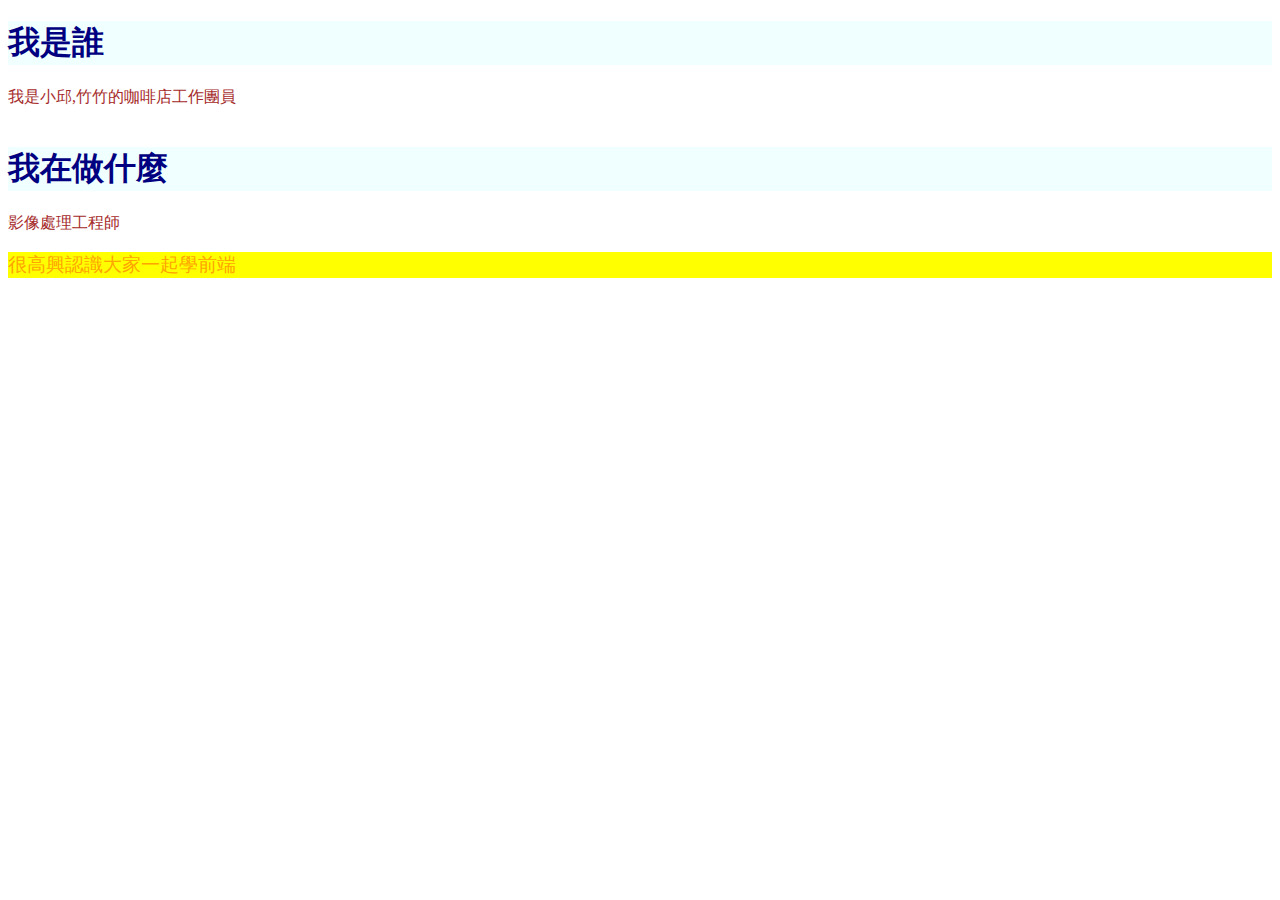
<file: index.html>
<!DOCTYPE html>
<html lang="en">
<head>
    <meta charset="UTF-8">
    <meta http-equiv="X-UA-Compatible" content="IE=edge">
    <meta name="viewport" content="width=device-width, initial-scale=1.0">
    <title>Homework 1</title>
    <style>
        .h1_fmt{
            color:navy;
            background-color: azure;
        }
        .txt_fmt{
            color:brown;
            font-size: medium;
        }
        .txt_highlight_fmt{
            color:orange;
            background-color: yellow;
            font-size: larger;
        }
    </Style>
</head>
<body>

    <h1 class="h1_fmt">我是誰</h1>
    <div class="txt_fmt">我是小邱,竹竹的咖啡店工作團員</div>
    <br>
    <h1 class="h1_fmt">我在做什麼</h1>
    <div class="txt_fmt">影像處理工程師</div>
    <br>
    <div class="txt_highlight_fmt">很高興認識大家一起學前端</div>

</body>
</html>
</file>
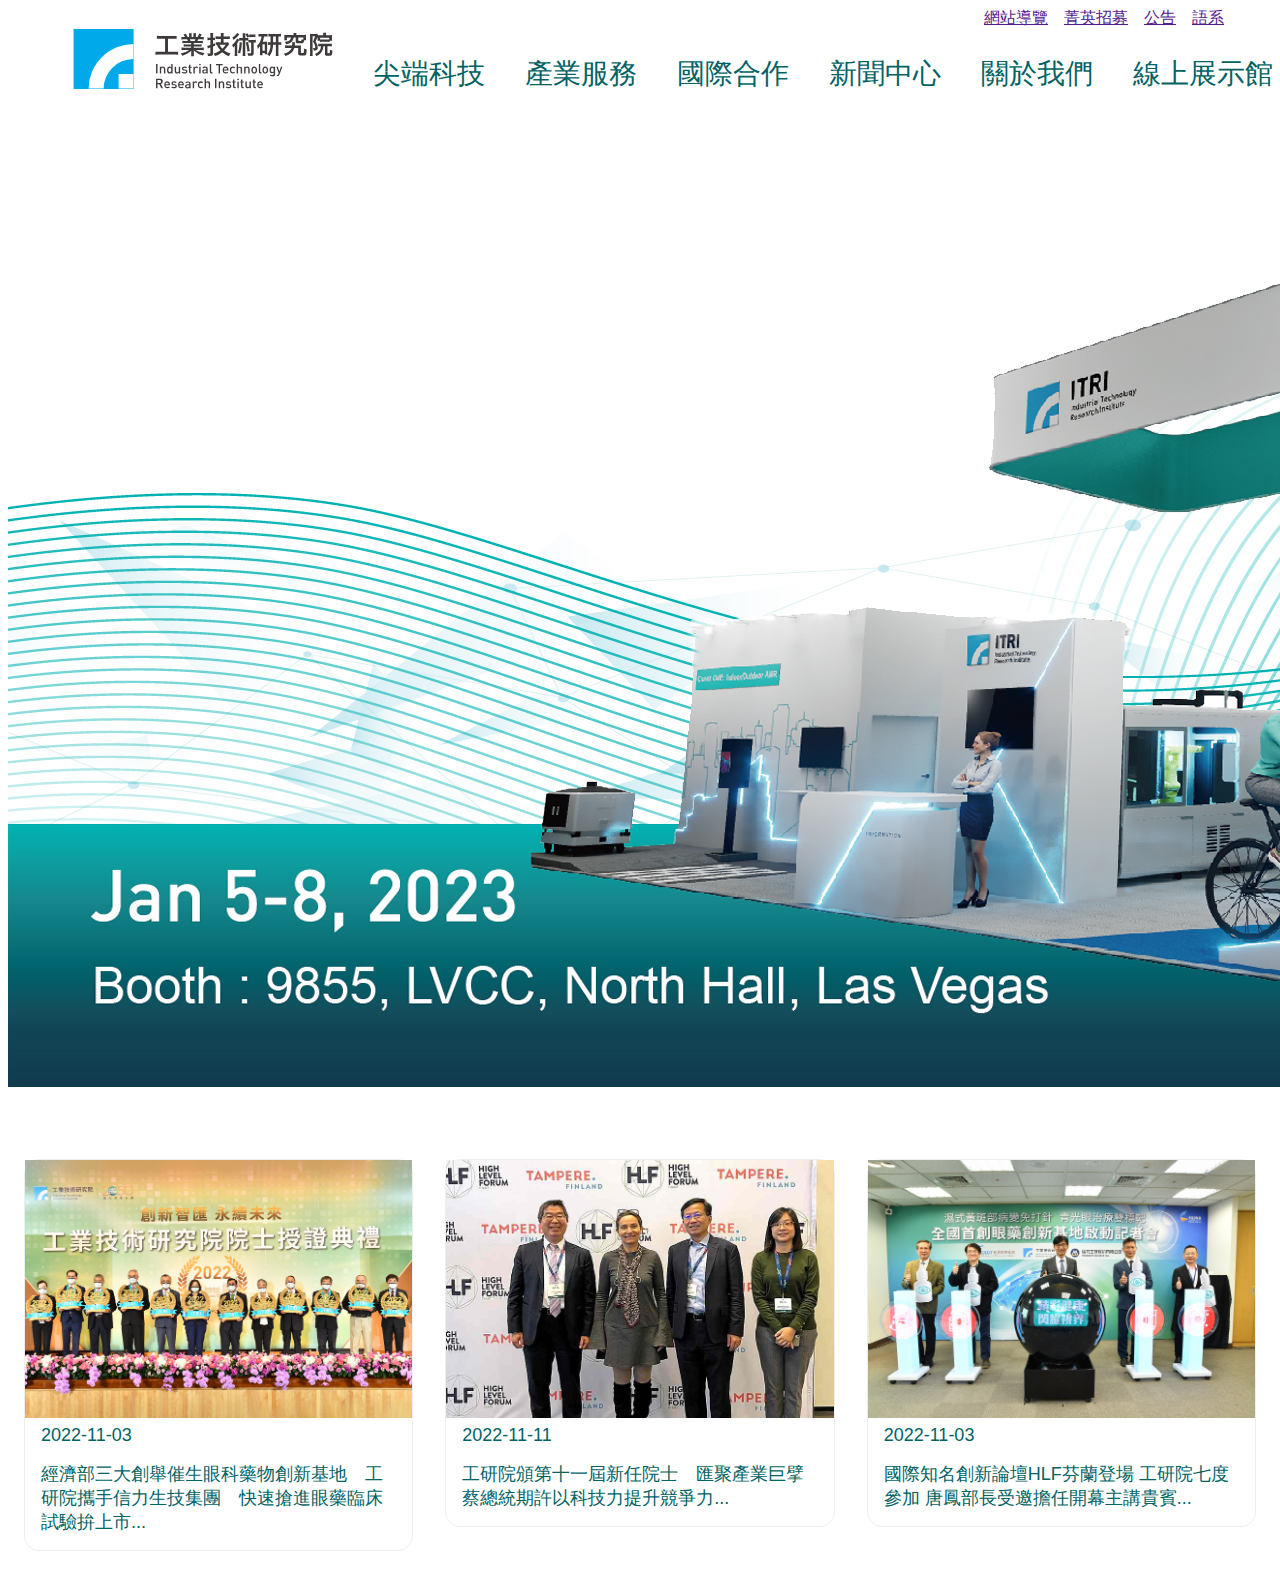
<file: front_end_HW/HW2/index.html>
<!DOCTYPE html>
<html lang="en">
<head >
    <meta charset="UTF-8">
    <meta http-equiv="X-UA-Compatible" content="IE=edge">
    <meta name="viewport" content="width=device-width, initial-scale=1.0">
    <title>Document</title>
    <link rel="stylesheet" href="https://fonts.googleapis.com/css2?family=Material+Symbols+Outlined:opsz,wght,FILL,GRAD@48,400,0,0" />
    <style>
        *{
            box-sizing: border-box;
        }
        li{
            list-style: none;
        }
        ul{
            margin: 0;
        }
        h1{
            margin: 0;
        }

        .d-flex{
            display: flex;
        }
        .justify-content-end{
            justify-content: flex-end;
        }
        .margin-r-40{
            margin-right: 40px;
        }
        .padding-x-8{
            padding-left: 8px;
            padding-right: 8px;
        }
        .margin-x-65{
            margin-left: 65px;
            margin-right: 65px;
        }
        .tx-sz-28{
            font-size: 28px ;
        }
        .tx-sz-18{
            font-size: 18px ;
        }
        .primary-color{
            color: #016364;
        }
        .align-items-end{
            align-items: flex-end;
        }
        .underline{
            border-bottom: 4px solid  transparent;
            transition: all s0.3s;
        }
        .underline:hover{
            border-bottom: 4px solid  #016364;
        }
        .cursor-pointer{
            cursor: pointer;
        }
        .nowarp{
            white-space: nowrap;
        }
        .w-100p{
            width: 100%;
        }
        .pb-52{
            padding-bottom: 52px;
        }
        .mb-52{
            margin-bottom: 52px;
        }
        .px-16{
            padding: 0 16px;
        }
        .pb-16{
            padding-bottom: 16px;
        }
        .mx-16{
            margin: 0 16px;
        }
        .p-16{
            padding: 16px;
        }
        .mx-auto{
            margin-left: auto;
            margin-right: auto;
        }
        .container{
            max-width: 1600px;
        }
        .w-one_third{
            width: 33.3333333%;
        }
        .card-wrapper{
            border: 1px solid #eee;
            transition: all 0.7s;
            border-radius: 15px;
        }
        .card-wrapper:hover{
            border: 1px solid #eee;
            box-shadow: 10px 10px 10px rgba(0,0,0,0.5);
            transform:  scale(1.05);
        }
        .font-sans{
            font-family: sans-serif;
        }
        .flex-wrap{
            flex-wrap: wrap;
        }
        
    </style>
</head>
<body>
    <header style="font-family: sans-serif">
        <div  class="d-flex justify-content-end margin-r-40">
            <a class="padding-x-8" href="">網站導覽</a>
            <a class="padding-x-8" href="">菁英招募</a>
            <a class="padding-x-8" href="">公告</a>
            <a class="padding-x-8" href="">語系</a>
        </div>
        <div class="d-flex margin-x-65 align-items-end">
            <h1 class="cursor-pointer">
                <img src="./itrilogo.svg" alt="">
            </h1>
            <div>
                <ul class="d-flex margin-r-40 primary-color">
                    <li class="tx-sz-28 margin-r-40 underline cursor-pointer nowarp">尖端科技</li>
                    <li class="tx-sz-28 margin-r-40 underline cursor-pointer nowarp">產業服務</li>
                    <li class="tx-sz-28 margin-r-40 underline cursor-pointer nowarp">國際合作</li>
                    <li class="tx-sz-28 margin-r-40 underline cursor-pointerz nowarp">新聞中心</li>
                    <li class="tx-sz-28 margin-r-40 underline cursor-pointer nowarp">關於我們</li>
                    <li class="tx-sz-28 margin-r-40 underline cursor-pointer nowarp">線上展示館</li>
                </ul>
            </div>
            <div>
                <span class="material-symbols-outlined primary-color"> search </span>
            </div>
        </div>

    </header>
    <section class="mb-52">
        <div>
            <img class="width-100p" src="./ces2023.jpeg" alt="">
        </div>
    </section>
    <section class="container mx-auto tx-sz-28 primary-color font-sans">
        <div  class="d-flex flex-wrap">
            <div class="p-16 w-one_third">
                <div class="card-wrapper">
                    <div>
                        <img class="w-100p" src="./card1.jpeg" alt="">
                    </div>
                    <div class="tx-sz-18 px-16 pb-16">
                        2022-11-03
                    </div>
                    <div class="tx-sz-18 px-16 pb-16">
                        經濟部三大創舉催生眼科藥物創新基地　工研院攜手信力生技集團　快速搶進眼藥臨床試驗拚上市...
                    </div>
                </div>
            </div>
            <div class="p-16 w-one_third">
                <div class="card-wrapper">
                    <div>
                        <img class="w-100p" src="./card2.jpeg" alt="">
                    </div>
                    <div class="tx-sz-18 px-16 pb-16">
                        2022-11-11
                    </div>
                    <div class="tx-sz-18 px-16 pb-16">
                        工研院頒第十一屆新任院士　匯聚產業巨擘　蔡總統期許以科技力提升競爭力...
                    </div>
                </div>
            </div>
            <div class="p-16 w-one_third">
                <div class="card-wrapper">
                    <div>
                        <img class="w-100p" src="./card3.jpeg" alt="">
                    </div>
                    <div class="tx-sz-18 px-16 pb-16">
                        2022-11-03
                    </div>
                    <div class="tx-sz-18 px-16 pb-16">
                        國際知名創新論壇HLF芬蘭登場  工研院七度參加  唐鳳部長受邀擔任開幕主講貴賓...
                    </div>
                </div>
            </div>
        </div>
    </section>
    
</body>
</html>
</file>
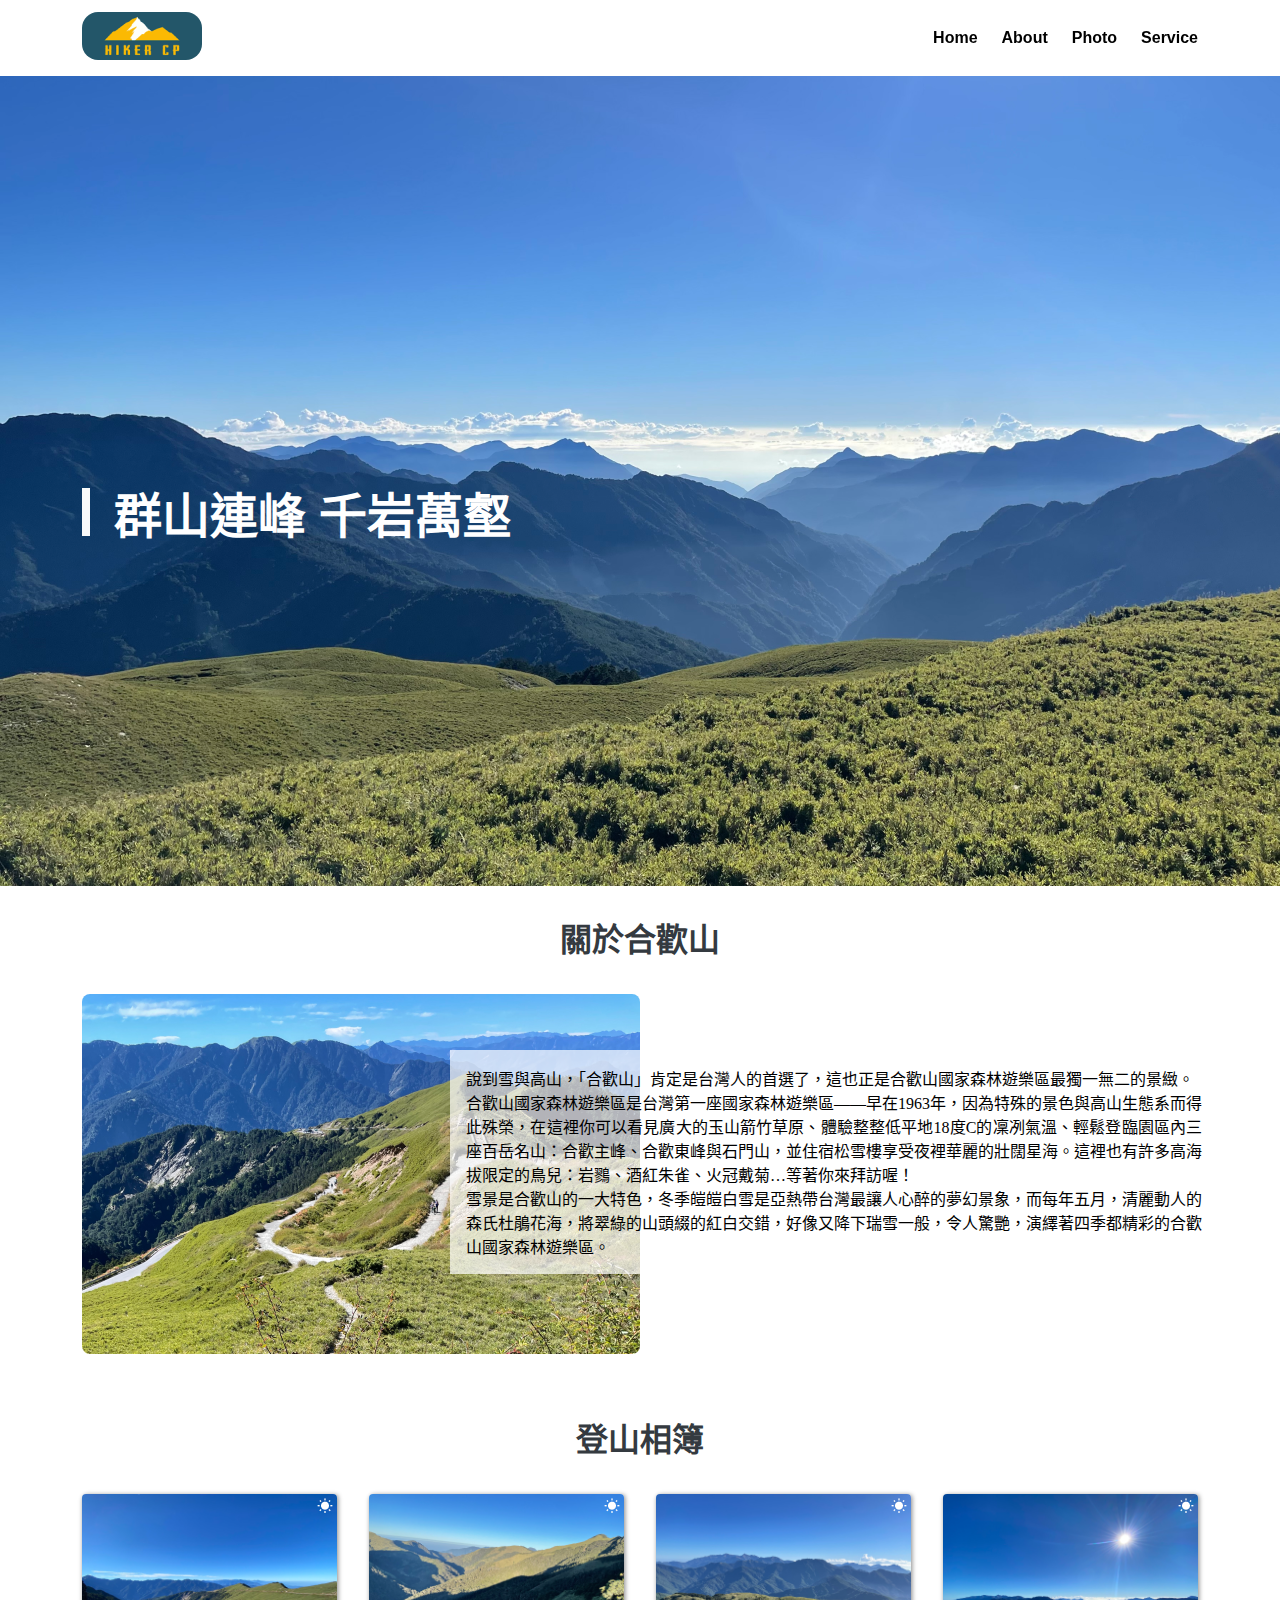
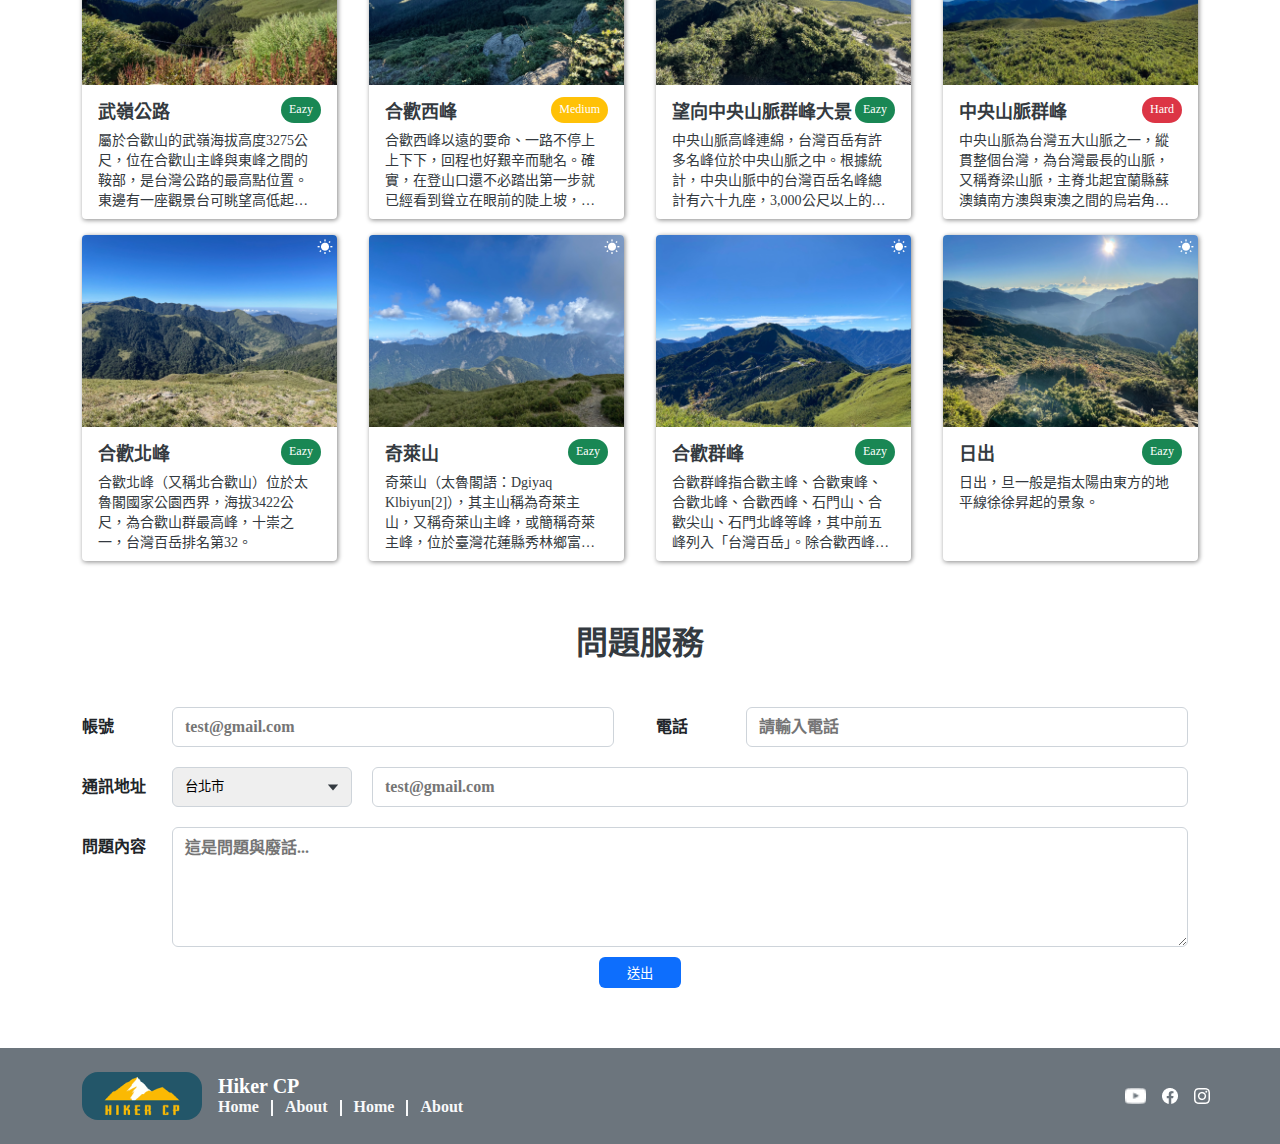
<file: front_end_HW/HW3/index.html>
<!DOCTYPE html>
<html lang="zh-tw">
  <head>
    <meta charset="UTF-8" />
    <meta http-equiv="X-UA-Compatible" content="IE=edge" />
    <meta name="viewport" content="width=device-width, initial-scale=1.0" />
    <title>Document</title>
    <link rel="stylesheet" href="./style.css" />
    <link rel="stylesheet" href="./style-text.css" />
    <link rel="stylesheet" href="./style-margin-pad.css" />
    <link rel="stylesheet" href="./style-align.css" />
    <link rel="stylesheet" href="./style-color.css" />
    <link rel="stylesheet" href="./style-size-pos.css" />
  </head>
  <body>
    <header class="bg-white-trans position-sticky top-0 z-10">
      <div class="container d-flex align-center justify-content-between p-12">
        <div>
          <img class="img-block rounded" src="./img/logo.png" alt="" />
        </div>
        <div>
          <ul class="d-flex justify-content-between font-sans font-weight-bold">
            <li class="cursor-pointer header-underline">Home</li>
            <li class="ml-24 cursor-pointer header-underline">About</li>
            <li class="ml-24 cursor-pointer header-underline">Photo</li>
            <li class="ml-24 cursor-pointer header-underline">Service</li>
          </ul>
        </div>
      </div>
    </header>

    <section class="bg-banner">
      <div class="d-flex align-center container p-12 mt-369">
        <div class="rect-mt1 mr-24"></div>
        <div class="font-sz-28 font-sans font-weight-bold font-banner">
          <span>群山連峰</span>
          <span>千岩萬壑</span>
        </div>
      </div>
    </section>

    <section>
      <div class="container p-y-32 p-x-12">
        <!-- <div class="pb-32 justify-content-center font-item-title">關於合歡山</div> -->
        <div class="h-76 pb-32 justify-content-center font-section-title">
          關於合歡山
        </div>
        <div>
          <div class="bg-mt2 rounded-8 pt-56 pl-368">
            <div class="txt-rect p-16">
              說到雪與高山，「合歡山」肯定是台灣人的首選了，這也正是合歡山國家森林遊樂區最獨一無二的景緻。
              <br />合歡山國家森林遊樂區是台灣第一座國家森林遊樂區——早在1963年，因為特殊的景色與高山生態系而得此殊榮，在這裡你可以看見廣大的玉山箭竹草原、體驗整整低平地18度C的凜冽氣溫、輕鬆登臨園區內三座百岳名山：合歡主峰、合歡東峰與石門山，並住宿松雪樓享受夜裡華麗的壯闊星海。這裡也有許多高海拔限定的鳥兒：岩鷚、酒紅朱雀、火冠戴菊…等著你來拜訪喔！
              <br />雪景是合歡山的一大特色，冬季皚皚白雪是亞熱帶台灣最讓人心醉的夢幻景象，而每年五月，清麗動人的森氏杜鵑花海，將翠綠的山頭綴的紅白交錯，好像又降下瑞雪一般，令人驚艷，演繹著四季都精彩的合歡山國家森林遊樂區。
            </div>
          </div>
        </div>
      </div>
    </section>
    <!-- --------------------------------------------------------------------------------------- -->
    <!-- <section>
     <div class="container p-y-32 p-x-12">
        <div class="se2-img2-2">
          <img class="rounded-8" src="./img/mt2.png" alt="" />
        </div>
        <div class="txt-rect-2 p-16">
          說到雪與高山，「合歡山」肯定是台灣人的首選了，這也正是合歡山國家森林遊樂區最獨一無二的景緻。
          <br />合歡山國家森林遊樂區是台灣第一座國家森林遊樂區——早在1963年，因為特殊的景色與高山生態系而得此殊榮，在這裡你可以看見廣大的玉山箭竹草原、體驗整整低平地18度C的凜冽氣溫、輕鬆登臨園區內三座百岳名山：合歡主峰、合歡東峰與石門山，並住宿松雪樓享受夜裡華麗的壯闊星海。這裡也有許多高海拔限定的鳥兒：岩鷚、酒紅朱雀、火冠戴菊…等著你來拜訪喔！
          <br />雪景是合歡山的一大特色，冬季皚皚白雪是亞熱帶台灣最讓人心醉的夢幻景象，而每年五月，清麗動人的森氏杜鵑花海，將翠綠的山頭綴的紅白交錯，好像又降下瑞雪一般，令人驚艷，演繹著四季都精彩的合歡山國家森林遊樂區。
        </div>
      </div>
    </section> -->
    <!-- ----ALBUMS---------------------------------------------------------------------------- -->
    <section class="album-pos">
      <div class="container p-y-32 p-x-12">
        <div class="h-76 pb-32 justify-content-center font-section-title">
          登山相簿
        </div>
        <!--ROW0-->
        <div class="d-flex pb-16 gap-x-32">
          <!--card 0,0-->
          <div class="card-style w-quat">
            <div class="d-flex post-relative">
              <img class="w-100p" src="./img/card1.png" alt="" />
              <img class="sun-pos" src="./img/wb_sunny.png" alt="" />
            </div>
            <div class="p-8-0">
              <div class="p-4-16 d-flex justify-content-between">
                <div class="font-album-title text-nowrap">武嶺公路</div>
                <div class="font-album-lv p-4-8 chip bg-g">Eazy</div>
              </div>
              <div class="font-album-content p-2-16 text-wrapper">
                屬於合歡山的武嶺海拔高度3275公尺，位在合歡山主峰與東峰之間的鞍部，是台灣公路的最高點位置。東邊有一座觀景台可眺望高低起伏的山巒與層層的雲海，無光害的環境更是夜間觀星的最佳地點。冬季時還會飄下片片白雪，營造出銀色世界，吸引許多民眾到此遊賞。
              </div>
            </div>
          </div>
          <!--card 0,1-->
          <div class="card-style w-quat">
            <div class="d-flex post-relative">
              <img class="w-100p" src="./img/card2.png" alt="" />
              <img class="sun-pos" src="./img/wb_sunny.png" alt="" />
            </div>
            <div class="p-8-0">
              <div class="p-4-16 d-flex justify-content-between">
                <div class="font-album-title text-nowrap">合歡西峰</div>
                <div class="font-album-lv p-4-8 chip bg-yellow">Medium</div>
              </div>
              <div class="font-album-content p-2-16 text-wrapper">
                合歡西峰以遠的要命、一路不停上上下下，回程也好艱辛而馳名。確實，在登山口還不必踏出第一步就已經看到聳立在眼前的陡上坡，這段上坡在抵達反射板附近之後才會稍稍和緩，然後通往合歡北峰。短短2.2公里已經使人迷醉，武陵四秀、南湖中央尖、奇萊主北清晰可見，有時甚至可以看見雲海，美不勝收。
              </div>
            </div>
          </div>
          <!--card 0,2-->
          <div class="card-style w-quat">
            <div class="d-flex post-relative">
              <img class="w-100p" src="./img/card3.png" alt="" />
              <img class="sun-pos" src="./img/wb_sunny.png" alt="" />
            </div>
            <div class="p-8-0">
              <div class="p-4-16 d-flex justify-content-between">
                <div class="font-album-title text-nowrap">
                  望向中央山脈群峰大景
                </div>
                <div class="font-album-lv p-4-8 chip bg-g">Eazy</div>
              </div>
              <div class="font-album-content p-2-16 text-wrapper">
                中央山脈高峰連綿，台灣百岳有許多名峰位於中央山脈之中。根據統計，中央山脈中的台灣百岳名峰總計有六十九座，3,000公尺以上的高山也達一百八十一座，總數是台灣五大山脈之冠。
              </div>
            </div>
          </div>

          <!--card 0,3-->
          <div class="card-style w-quat">
            <div class="d-flex post-relative">
              <img class="w-100p" src="./img/card4.png" alt="" />
              <img class="sun-pos" src="./img/wb_sunny.png" alt="" />
            </div>
            <div class="p-8-0">
              <div class="p-4-16 d-flex justify-content-between">
                <div class="font-album-title text-nowrap">中央山脈群峰</div>
                <div class="font-album-lv p-4-8 chip bg-r">Hard</div>
              </div>
              <div class="font-album-content p-2-16 text-wrapper">
                中央山脈為台灣五大山脈之一，縱貫整個台灣，為台灣最長的山脈，又稱脊梁山脈，主脊北起宜蘭縣蘇澳鎮南方澳與東澳之間的烏岩角[1]，南到台灣本島最南端的鵝鑾鼻，呈北北東至南南西走向，將台灣全島分成了西大、東小不對稱的兩半，台灣東部地勢較險峻，西部則較寬緩。中央山脈也是台灣各大河川水系流往太平洋與台灣海峽的東西主要分水嶺，有「台灣屋脊」之稱。中央山脈又因為發揮阻擋功能而減弱甚至抵消從東太平洋或南太平洋侵台的颱風及熱帶氣旋的作用，使人口稠密、工商業較繁榮的台灣西部多次倖免於難，因此又被臺灣民間及媒體稱為「護國神山」
              </div>
            </div>
          </div>
        </div>
        <!--ROW1-->
        <div class="d-flex pb-16 gap-x-32">
          <!--card 1,0-->
          <div class="card-style w-quat">
            <div class="d-flex post-relative">
              <img class="w-100p" src="./img/card5.png" alt="" />
              <img class="sun-pos" src="./img/wb_sunny.png" alt="" />
            </div>
            <div class="p-8-0">
              <div class="p-4-16 d-flex justify-content-between">
                <div class="font-album-title text-nowrap">合歡北峰</div>
                <div class="font-album-lv p-4-8 chip bg-g">Eazy</div>
              </div>
              <div class="font-album-content p-2-16 text-wrapper">
                合歡北峰（又稱北合歡山）位於太魯閣國家公園西界，海拔3422公尺，為合歡山群最高峰，十崇之一，台灣百岳排名第32。
              </div>
            </div>
          </div>
          <!--card 1,1-->
          <div class="card-style w-quat">
            <div class="d-flex post-relative">
              <img class="w-100p" src="./img/card6.png" alt="" />
              <img class="sun-pos" src="./img/wb_sunny.png" alt="" />
            </div>
            <div class="p-8-0">
              <div class="p-4-16 d-flex justify-content-between">
                <div class="font-album-title text-nowrap">奇萊山</div>
                <div class="font-album-lv p-4-8 chip bg-g">Eazy</div>
              </div>
              <div class="font-album-content p-2-16 text-wrapper">
                奇萊山（太魯閣語：Dgiyaq
                Klbiyun[2]），其主山稱為奇萊主山，又稱奇萊山主峰，或簡稱奇萊主峰，位於臺灣花蓮縣秀林鄉富世村、銅門村與南投縣仁愛鄉合作村之間，標高3,560公尺，台灣百岳排名第20，地處中央山脈主稜北段，山頂有編號5984的三等三角點。儘管稱為奇萊山的「主山」或「主峰」，但其高度卻低於北側在中央山脈主稜脈往東的分支脈上，有一等三角點的奇萊山最高峰奇萊主山北峰（標高3,607公尺）。「奇萊」一詞原為台灣原住民撒奇萊雅族（撒奇萊雅語：Sakizaya、Sakidaya）台語音譯簡稱，以族名稱族人居住的花蓮平原為奇萊，內陸深山中的祖山為奇萊山。清治及日治初期地圖標示為「岐萊主山」，[3]在日治、聯勤、經建的舊版地圖標示的漢字「奇」之上有加草字頭標為「䓫萊主山」。
              </div>
            </div>
          </div>
          <!--card 1,2-->
          <div class="card-style w-quat">
            <div class="d-flex post-relative">
              <img class="w-100p" src="./img/card7.png" alt="" />
              <img class="sun-pos" src="./img/wb_sunny.png" alt="" />
            </div>
            <div class="p-8-0">
              <div class="p-4-16 d-flex justify-content-between">
                <div class="font-album-title text-nowrap">合歡群峰</div>
                <div class="font-album-lv p-4-8 chip bg-g">Eazy</div>
              </div>
              <div class="font-album-content p-2-16 text-wrapper">
                合歡群峰指合歡主峰、合歡東峰、合歡北峰、合歡西峰、石門山、合歡尖山、石門北峰等峰，其中前五峰列入「台灣百岳」。除合歡西峰稍具難度外，其餘各山均為旅遊路程，各峰登山口均位於14甲
                線合歡山莊附近，位置易找。
              </div>
            </div>
          </div>

          <!--card 1,3-->
          <div class="card-style w-quat">
            <div class="d-flex post-relative">
              <img class="w-100p" src="./img/card8.png" alt="" />
              <img class="sun-pos" src="./img/wb_sunny.png" alt="" />
            </div>
            <div class="p-8-0">
              <div class="p-4-16 d-flex justify-content-between">
                <div class="font-album-title text-nowrap">日出</div>
                <div class="font-album-lv p-4-8 chip bg-g">Eazy</div>
              </div>
              <div class="font-album-content p-2-16 text-wrapper">
                日出，旦一般是指太陽由東方的地平線徐徐昇起的景象。
              </div>
            </div>
          </div>
        </div>
      </div>
    </section>

    <!-- ----FORM------------------------------------------------------------------------------- -->

    <section class="container p-12">
      <form action="">
        <div class="h-76 pb-32 justify-content-center font-section-title">
          問題服務
        </div>

        <div class="h-60 align-center gap-x-32">
          <div class="align-center w-100p">
            <div class="w-80">
              <div class="form-item-start font-form-item">帳號</div>
            </div>
            <div class="align-center flex-grow h-60 p-10">
              <input
                class="form-border h-40 w-100p p-6-12 font-form-content"
                placeholder="test@gmail.com"
                type="text"
              />
            </div>
          </div>

          <div class="align-center w-100p">
            <div class="form-item-start font-form-item w-80">電話</div>
            <div class="align-center flex-grow h-60 p-10">
              <input
                class="form-border h-40 w-100p p-6-12 font-form-content"
                placeholder="請輸入電話"
                type="text"
              />
            </div>
          </div>
        </div>

        <div class="h-60 align-center">
          <div class="align-center w-80">
            <div class="form-item-start font-form-item font-form-item">
              通訊地址
            </div>
          </div>
          <div class="align-center w-200 p-10 post-relative">
            <select
              class="bg-arrow form-border h-40 apperance-none w-100p p-6-12"
            >
              <option calss="font-option" value="">台北市</option>
              <option calss="font-option" value="">新北市</option>
              <option calss="font-option" value="">台中市</option>
              <option calss="font-option" value="">高雄市</option>
            </select>
          </div>
          <div class="align-center flex-grow p-10">
            <input
              class="form-border h-40 w-100p p-6-12 font-form-content"
              placeholder="test@gmail.com"
              type="text"
            />
          </div>
        </div>

        <div class="h-140 d-flex">
          <div class="w-80 h-60 align-center">
            <div class="form-item-start font-16 font-form-item">問題內容</div>
          </div>
          <div class="h-140 align-center flex-grow p-10">
            <textarea
              class="form-border h-100p w-100p p-6-12 font-form-content"
              placeholder="這是問題與廢話..."
            ></textarea>
          </div>
        </div>

        <!-- <div class="txt-center">
          <button class="submit-btn">送出</button>
        </div> -->
        <button type="submit" class="cursor-pointer submit-btn mx-auto d-block">
          送出
        </button>
      </form>
    </section>
    <!-- ----FOOTER----------------------------------------------------------------------------- -->

    <footer class="mt-48 bg-light-gray">
      <div class="container d-flex align-center p-24-12 post-relative">
        <div>
          <img class="d-block rounded" src="./img/logo.png" alt="" />
        </div>

        <div class="ml-16">
          <div class="font-footer">Hiker CP</div>
          <div class="align-items-end">
            <ul class="d-flex font-footer-link align-items-end">
              <li class="footer-underline cursor-pointer">Home</li>
              <div class="rect-footer-link mx-12"></div>
              <li class="footer-underline cursor-pointer">About</li>
              <div class="rect-footer-link mx-12"></div>
              <li class="footer-underline cursor-pointer">Home</li>
              <div class="rect-footer-link mx-12"></div>
              <li class="footer-underline cursor-pointer">About</li>
            </ul>
          </div>
        </div>

        <div class="bottom-29 right-0 h-16 d-flex gap-x-16">
          <img class="d-block" src="./img/yt.png" alt="" />
          <img class="d-block" src="./img/fb.png" alt="" />
          <img class="d-block" src="./img/ig.png" alt="" />
        </div>
      </div>
    </footer>
  </body>
</html>
</file>
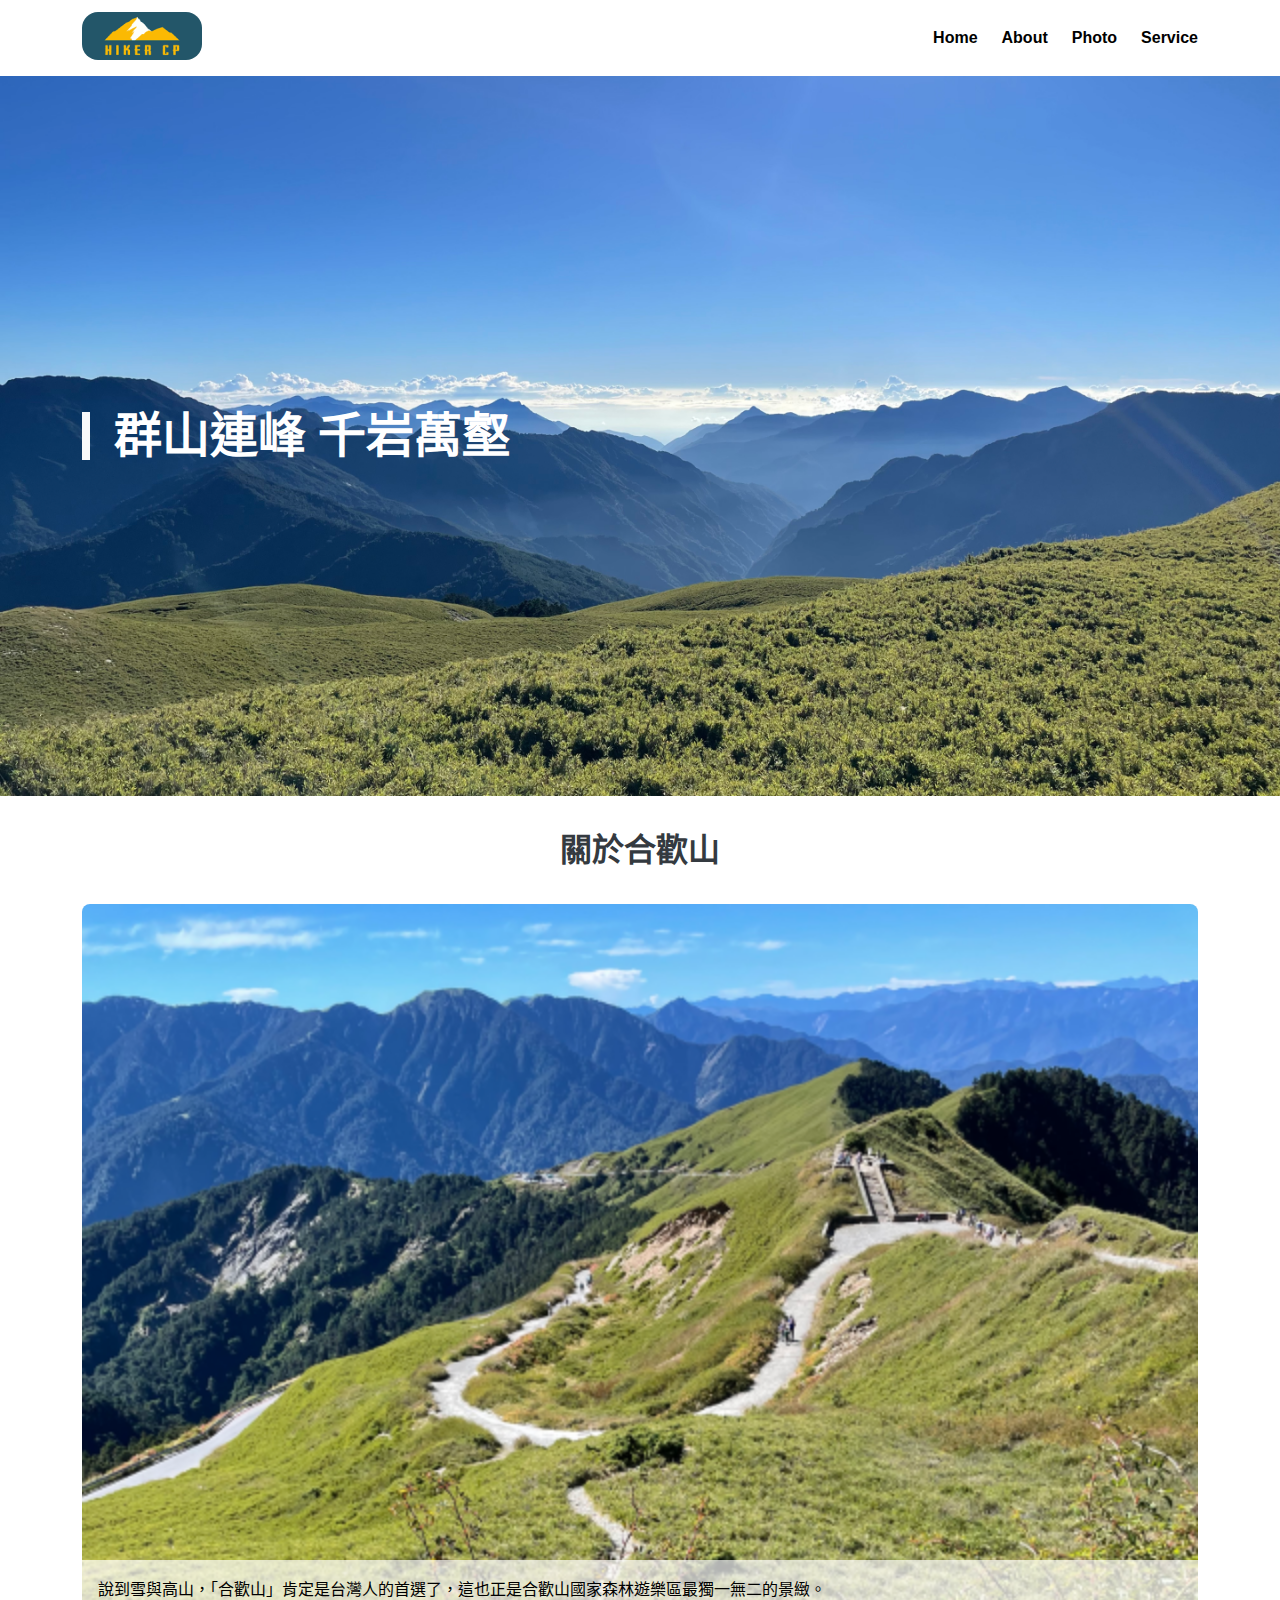
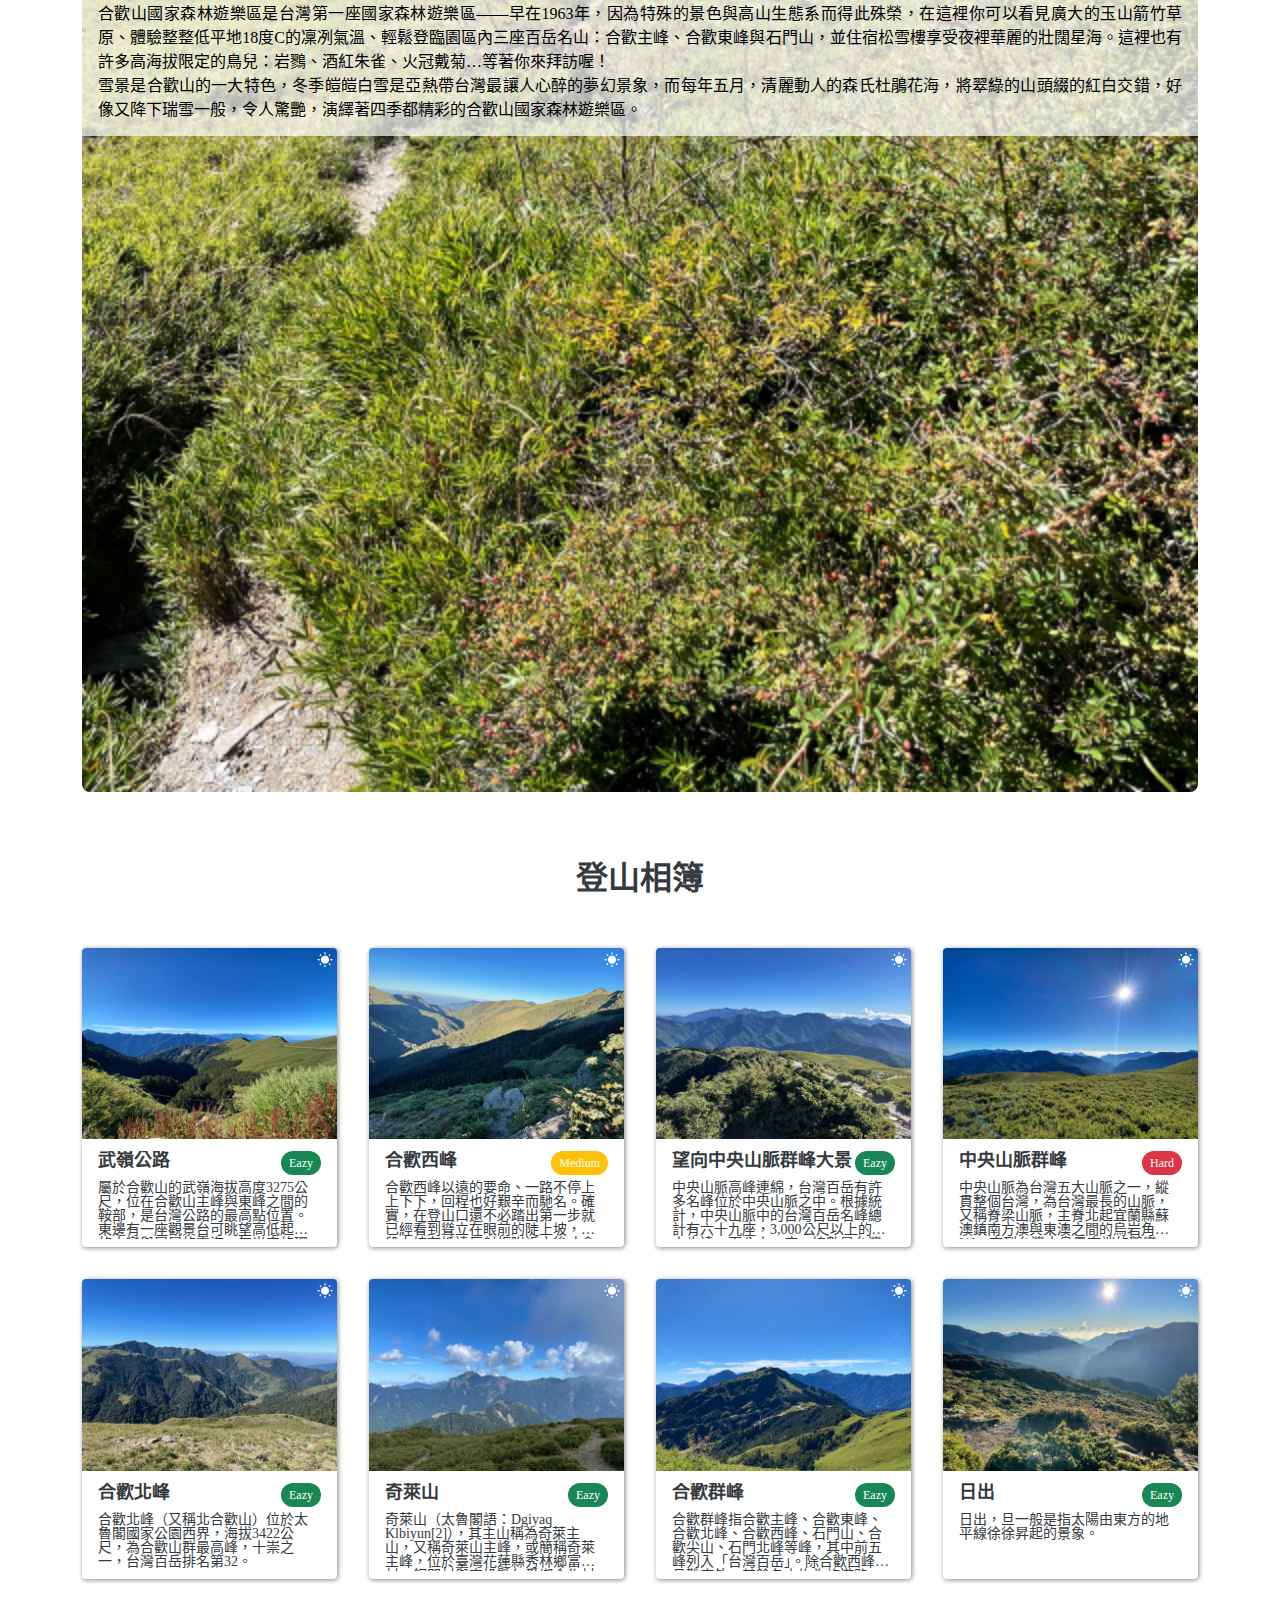
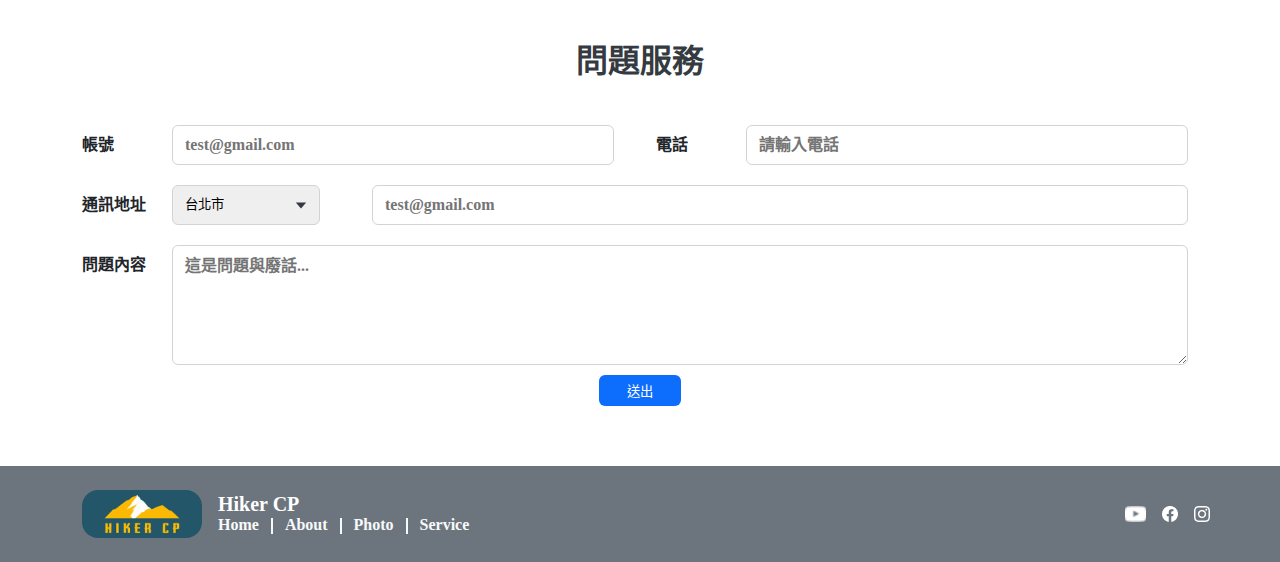
<file: front_end_HW/HW4/index.html>
<!DOCTYPE html>
<html lang="zh-tw">
  <head>
    <meta charset="UTF-8" />
    <meta http-equiv="X-UA-Compatible" content="IE=edge" />
    <meta name="viewport" content="width=device-width, initial-scale=1.0" />
    <title>Document</title>
    <link rel="stylesheet" href="./style.css" />
    <link rel="stylesheet" href="./style-text.css" />
    <link rel="stylesheet" href="./style-margin-pad.css" />
    <link rel="stylesheet" href="./style-align.css" />
    <link rel="stylesheet" href="./style-color.css" />
    <link rel="stylesheet" href="./style-size-pos.css" />
    <link rel="stylesheet" href="./style-media.css" />
    <link
      rel="stylesheet"
      href="https://fonts.googleapis.com/css2?family=Material+Symbols+Outlined:opsz,wght,FILL,GRAD@20..48,100..700,0..1,-50..200"
    />
  </head>
  <body>
    <header class="bg-white-trans pos-fixed top-0 w-100p z-10">
      <div class="d-flex align-center justify-content-between p-12 container">
        <div>
          <img class="img-block rounded" src="./img/logo.png" alt="" />
        </div>

        <div>
          <ul
            class="md-d-flex justify-content-between font-sans font-weight-bold hidden"
          >
            <li class="cursor-pointer header-underline">Home</li>
            <li class="ml-24 cursor-pointer header-underline">About</li>
            <li class="ml-24 cursor-pointer header-underline">Photo</li>
            <li class="ml-24 cursor-pointer header-underline">Service</li>
          </ul>
        </div>
        <div class="cursor-pointer md-hidden">
          <button class="material-symbols-outlined">menu</button>
        </div>
      </div>
    </header>

    <section class="post-relative">
      <div class="inset-0 align-center container p-12">
        <div class="font-banner d-flex">
          <div class="rect-banner mr-24"></div>
          <div class="line-height-1">群山連峰 千岩萬壑</div>
        </div>
      </div>
      <img class="bg-banner-resize" src="./img/mt1.png" alt="" />
    </section>

    <!-- <section class="container">
      <h1>關於合歡山</h1>
    </section> -->

    <section class="">
      <div class="container p-y-32 p-x-12">
        <!-- <div class="pb-32 justify-content-center font-item-title">關於合歡山</div> -->
        <div class="h-76 pb-32 justify-content-center font-section-title">
          關於合歡山
        </div>
        <div class="post-relative">
          <img class="bg-banner-resize rounded-8" src="./img/mt2.png" />
          <div class="md-768-inset-0 align-center">
            <div class="align-center txt-rect p-16">
              說到雪與高山，「合歡山」肯定是台灣人的首選了，這也正是合歡山國家森林遊樂區最獨一無二的景緻。
              <br />合歡山國家森林遊樂區是台灣第一座國家森林遊樂區——早在1963年，因為特殊的景色與高山生態系而得此殊榮，在這裡你可以看見廣大的玉山箭竹草原、體驗整整低平地18度C的凜冽氣溫、輕鬆登臨園區內三座百岳名山：合歡主峰、合歡東峰與石門山，並住宿松雪樓享受夜裡華麗的壯闊星海。這裡也有許多高海拔限定的鳥兒：岩鷚、酒紅朱雀、火冠戴菊…等著你來拜訪喔！
              <br />雪景是合歡山的一大特色，冬季皚皚白雪是亞熱帶台灣最讓人心醉的夢幻景象，而每年五月，清麗動人的森氏杜鵑花海，將翠綠的山頭綴的紅白交錯，好像又降下瑞雪一般，令人驚艷，演繹著四季都精彩的合歡山國家森林遊樂區。
            </div>
          </div>
        </div>
      </div>
    </section>
    <!-- --------------------------------------------------------------------------------------- -->
    <!-- ----ALBUMS---------------------------------------------------------------------------- -->
    <section class="album-pos">
      <div class="container p-y-32 p-x-12">
        <div class="h-76 pb-32 justify-content-center font-section-title">
          登山相簿
        </div>
        <!--ROW0-->
        <div class="d-flex flex-wrap mx-n16">
          <!--card 0,0-->
          <div class="card-w p-16 line-height-1">
            <div class="card-style h-100p">
              <div class="d-flex post-relative">
                <img class="w-100p" src="./img/card1.png" alt="" />
                <img class="sun-pos" src="./img/wb_sunny.png" alt="" />
              </div>
              <div class="p-8-0">
                <div class="p-4-16 d-flex justify-content-between">
                  <div class="font-album-title text-nowrap flex-grow">
                    武嶺公路
                  </div>
                  <div class="font-album-lv p-4-8 chip bg-g flex-shrink-0">
                    Eazy
                  </div>
                </div>
                <div class="font-album-content p-2-16 text-wrapper">
                  屬於合歡山的武嶺海拔高度3275公尺，位在合歡山主峰與東峰之間的鞍部，是台灣公路的最高點位置。東邊有一座觀景台可眺望高低起伏的山巒與層層的雲海，無光害的環境更是夜間觀星的最佳地點。冬季時還會飄下片片白雪，營造出銀色世界，吸引許多民眾到此遊賞。
                </div>
              </div>
            </div>
          </div>
          <!--card 0,1-->
          <div class="card-w p-16 line-height-1">
            <div class="card-style h-100p">
              <div class="d-flex post-relative">
                <img class="w-100p" src="./img/card2.png" alt="" />
                <img class="sun-pos" src="./img/wb_sunny.png" alt="" />
              </div>
              <div class="p-8-0">
                <div class="p-4-16 d-flex justify-content-between">
                  <div class="font-album-title text-nowrap">合歡西峰</div>
                  <div class="font-album-lv p-4-8 chip bg-yellow">Medium</div>
                </div>
                <div class="font-album-content p-2-16 text-wrapper">
                  合歡西峰以遠的要命、一路不停上上下下，回程也好艱辛而馳名。確實，在登山口還不必踏出第一步就已經看到聳立在眼前的陡上坡，這段上坡在抵達反射板附近之後才會稍稍和緩，然後通往合歡北峰。短短2.2公里已經使人迷醉，武陵四秀、南湖中央尖、奇萊主北清晰可見，有時甚至可以看見雲海，美不勝收。
                </div>
              </div>
            </div>
          </div>
          <!--card 0,2-->
          <div class="card-w p-16 line-height-1">
            <div class="card-style h-100p">
              <div class="d-flex post-relative">
                <img class="w-100p" src="./img/card3.png" alt="" />
                <img class="sun-pos" src="./img/wb_sunny.png" alt="" />
              </div>
              <div class="p-8-0">
                <div class="p-4-16 d-flex justify-content-between">
                  <div class="font-album-title text-nowrap">
                    望向中央山脈群峰大景
                  </div>
                  <div class="font-album-lv p-4-8 chip bg-g">Eazy</div>
                </div>
                <div class="font-album-content p-2-16 text-wrapper">
                  中央山脈高峰連綿，台灣百岳有許多名峰位於中央山脈之中。根據統計，中央山脈中的台灣百岳名峰總計有六十九座，3,000公尺以上的高山也達一百八十一座，總數是台灣五大山脈之冠。
                </div>
              </div>
            </div>
          </div>
          <!--card 0,3-->
          <div class="card-w p-16 line-height-1">
            <div class="card-style h-100p">
              <div class="d-flex post-relative">
                <img class="w-100p" src="./img/card4.png" alt="" />
                <img class="sun-pos" src="./img/wb_sunny.png" alt="" />
              </div>
              <div class="p-8-0">
                <div class="p-4-16 d-flex justify-content-between">
                  <div class="font-album-title text-nowrap">中央山脈群峰</div>
                  <div class="font-album-lv p-4-8 chip bg-r">Hard</div>
                </div>
                <div class="font-album-content p-2-16 text-wrapper">
                  中央山脈為台灣五大山脈之一，縱貫整個台灣，為台灣最長的山脈，又稱脊梁山脈，主脊北起宜蘭縣蘇澳鎮南方澳與東澳之間的烏岩角[1]，南到台灣本島最南端的鵝鑾鼻，呈北北東至南南西走向，將台灣全島分成了西大、東小不對稱的兩半，台灣東部地勢較險峻，西部則較寬緩。中央山脈也是台灣各大河川水系流往太平洋與台灣海峽的東西主要分水嶺，有「台灣屋脊」之稱。中央山脈又因為發揮阻擋功能而減弱甚至抵消從東太平洋或南太平洋侵台的颱風及熱帶氣旋的作用，使人口稠密、工商業較繁榮的台灣西部多次倖免於難，因此又被臺灣民間及媒體稱為「護國神山」
                </div>
              </div>
            </div>
          </div>
          <!-- </div> -->
          <!--ROW1-->
          <!-- <div class="d-flex pb-16 gap-x-32"> -->
          <!--card 1,0-->
          <div class="card-w p-16 line-height-1">
            <div class="card-style h-100p">
              <div class="d-flex post-relative">
                <img class="w-100p" src="./img/card5.png" alt="" />
                <img class="sun-pos" src="./img/wb_sunny.png" alt="" />
              </div>
              <div class="p-8-0">
                <div class="p-4-16 d-flex justify-content-between">
                  <div class="font-album-title text-nowrap">合歡北峰</div>
                  <div class="font-album-lv p-4-8 chip bg-g">Eazy</div>
                </div>
                <div class="font-album-content p-2-16 text-wrapper">
                  合歡北峰（又稱北合歡山）位於太魯閣國家公園西界，海拔3422公尺，為合歡山群最高峰，十崇之一，台灣百岳排名第32。
                </div>
              </div>
            </div>
          </div>
          <!--card 1,1-->
          <div class="card-w p-16 line-height-1">
            <div class="card-style h-100p">
              <div class="d-flex post-relative">
                <img class="w-100p" src="./img/card6.png" alt="" />
                <img class="sun-pos" src="./img/wb_sunny.png" alt="" />
              </div>
              <div class="p-8-0">
                <div class="p-4-16 d-flex justify-content-between">
                  <div class="font-album-title text-nowrap">奇萊山</div>
                  <div class="font-album-lv p-4-8 chip bg-g">Eazy</div>
                </div>
                <div class="font-album-content p-2-16 text-wrapper">
                  奇萊山（太魯閣語：Dgiyaq
                  Klbiyun[2]），其主山稱為奇萊主山，又稱奇萊山主峰，或簡稱奇萊主峰，位於臺灣花蓮縣秀林鄉富世村、銅門村與南投縣仁愛鄉合作村之間，標高3,560公尺，台灣百岳排名第20，地處中央山脈主稜北段，山頂有編號5984的三等三角點。儘管稱為奇萊山的「主山」或「主峰」，但其高度卻低於北側在中央山脈主稜脈往東的分支脈上，有一等三角點的奇萊山最高峰奇萊主山北峰（標高3,607公尺）。「奇萊」一詞原為台灣原住民撒奇萊雅族（撒奇萊雅語：Sakizaya、Sakidaya）台語音譯簡稱，以族名稱族人居住的花蓮平原為奇萊，內陸深山中的祖山為奇萊山。清治及日治初期地圖標示為「岐萊主山」，[3]在日治、聯勤、經建的舊版地圖標示的漢字「奇」之上有加草字頭標為「䓫萊主山」。
                </div>
              </div>
            </div>
          </div>
          <!--card 1,2-->
          <div class="card-w p-16 line-height-1">
            <div class="card-style h-100p">
              <div class="d-flex post-relative">
                <img class="w-100p" src="./img/card7.png" alt="" />
                <img class="sun-pos" src="./img/wb_sunny.png" alt="" />
              </div>
              <div class="p-8-0">
                <div class="p-4-16 d-flex justify-content-between">
                  <div class="font-album-title text-nowrap">合歡群峰</div>
                  <div class="font-album-lv p-4-8 chip bg-g">Eazy</div>
                </div>
                <div class="font-album-content p-2-16 text-wrapper">
                  合歡群峰指合歡主峰、合歡東峰、合歡北峰、合歡西峰、石門山、合歡尖山、石門北峰等峰，其中前五峰列入「台灣百岳」。除合歡西峰稍具難度外，其餘各山均為旅遊路程，各峰登山口均位於14甲
                  線合歡山莊附近，位置易找。
                </div>
              </div>
            </div>
          </div>
          <!--card 1,3-->
          <div class="card-w p-16 line-height-1">
            <div class="card-style h-100p">
              <div class="d-flex post-relative">
                <img class="w-100p" src="./img/card8.png" alt="" />
                <img class="sun-pos" src="./img/wb_sunny.png" alt="" />
              </div>
              <div class="p-8-0">
                <div class="p-4-16 d-flex justify-content-between">
                  <div class="font-album-title text-nowrap">日出</div>
                  <div class="font-album-lv p-4-8 chip bg-g">Eazy</div>
                </div>
                <div class="font-album-content p-2-16 text-wrapper">
                  日出，旦一般是指太陽由東方的地平線徐徐昇起的景象。
                </div>
              </div>
            </div>
          </div>
        </div>
      </div>
    </section>

    <!-- ----FORM------------------------------------------------------------------------------- -->

    <section class="container p-12">
      <form action="">
        <div class="h-76 pb-32 justify-content-center font-section-title">
          問題服務
        </div>

        <div class="align-center d-flex flex-wrap mx-n16">
          <div class="align-center form-w p-x-16">
            <div class="w-80 flex-shrink-0 form-item-start font-form-item">
              帳號
            </div>
            <div class="align-center flex-grow h-60 p-10">
              <input
                class="form-border h-40 w-100p p-6-12 font-form-content"
                placeholder="test@gmail.com"
                type="text"
              />
            </div>
          </div>

          <div class="align-center form-w p-x-16">
            <div class="w-80 flex-shrink-0 form-item-start font-form-item">
              電話
            </div>
            <div class="align-center flex-grow h-60 p-10">
              <input
                class="form-border h-40 w-100p p-6-12 font-form-content"
                placeholder="請輸入電話"
                type="text"
              />
            </div>
          </div>
        </div>

        <!-- <div class="h-60 align-center"> -->
        <div class="align-center d-flex flex-wrap md-flex-nowrap mx-n16">
          <div class="align-center form-w md-w-280 p-x-16">
            <div class="align-center w-80 flex-shrink-0">
              <div class="form-item-start font-form-item font-form-item">
                通訊地址
              </div>
            </div>
            <div
              class="align-center flex-shrink-0 flex-grow md-w-200 p-10 post-relative"
            >
              <select
                class="bg-arrow form-border h-40 apperance-none w-100p p-6-12"
              >
                <option calss="font-option" value="">台北市</option>
                <option calss="font-option" value="">新北市</option>
                <option calss="font-option" value="">台中市</option>
                <option calss="font-option" value="">高雄市</option>
              </select>
            </div>
          </div>
          <div class="align-center flex-grow p-x-16 min-50p">
            <div
              class="align-center w-60 w-80 flex-shrink-0 md-576-hidden"
            ></div>
            <div class="align-center flex-grow p-10">
              <input
                class="form-border h-40 w-100p p-6-12 font-form-content"
                placeholder="test@gmail.com"
                type="text"
              />
            </div>
          </div>
        </div>

        <div class="h-140 d-flex">
          <div class="w-80 h-60 align-center flex-shrink-0">
            <div class="form-item-start font-16 font-form-item">問題內容</div>
          </div>
          <div class="h-140 align-center flex-grow p-10">
            <textarea
              class="form-border h-100p w-100p p-6-12 font-form-content"
              placeholder="這是問題與廢話..."
            ></textarea>
          </div>
        </div>

        <!-- <div class="txt-center">
          <button class="submit-btn">送出</button>
        </div> -->
        <button type="submit" class="cursor-pointer submit-btn mx-auto d-block">
          送出
        </button>
      </form>
    </section>
    <!-- ----FOOTER----------------------------------------------------------------------------- -->

    <footer class="mt-48 bg-light-gray">
      <div class="container d-flex align-center p-24-12 post-relative">
        <div>
          <img class="d-block rounded" src="./img/logo.png" alt="" />
        </div>

        <div class="ml-16">
          <div class="font-footer">Hiker CP</div>
          <div class="cursor-pointer md-576-hidden">
            <button class="material-symbols-outlined">menu</button>
          </div>
          <div class="align-items-end">
            <ul class="hidden md-d-flex font-footer-link align-items-end">
              <li class="footer-underline cursor-pointer">Home</li>
              <div class="md-rect-footer-link mx-12"></div>
              <li class="footer-underline cursor-pointer">About</li>
              <div class="md-rect-footer-link mx-12"></div>
              <li class="footer-underline cursor-pointer">Photo</li>
              <div class="md-rect-footer-link mx-12"></div>
              <li class="footer-underline cursor-pointer">Service</li>
            </ul>
          </div>
        </div>

        <div class="pos-abs bottom-29 right-0 h-16 d-flex gap-x-16">
          <img class="d-block" src="./img/yt.png" alt="" />
          <img class="d-block" src="./img/fb.png" alt="" />
          <img class="d-block" src="./img/ig.png" alt="" />
        </div>
      </div>
    </footer>
  </body>
</html>
</file>
<file: front_end_HW/HW3/style.css>
@import url(style-align.css);
@import url(style-margin-pad.css);
@import url(style-text.css);


*{
    box-sizing: border-box;
}
body{
    margin: 0;
}
li{
    list-style: none;
    padding: 0;
}
ul{
    margin: 0;
    padding: 0;
}
h1{
    margin: 0;
}






.top-0{
    top: 0
}



.rounded{
    border-radius: 16px;
}


.underline{
    border-bottom: 4px solid  transparent;
    transition: all s0.3s;
}
.underline:hover{
    border-bottom: 4px solid  #016364;
}

.bg-banner{
    background-image: url(./img/mt1.png);
    height: 810px;
    background-repeat: no-repeat;
    background-size: cover;
    padding: 389px 0 0 0;

}
.bg-arrow{
    background-image: url(./img/arrow.svg);
    /* height: 810px; */
    background-repeat: no-repeat;
    background-size: 12px 8px;
    right: 10px;
    align-items: center;
    padding-right: 0;
    background-position: center right 12px;
}
.bg-mt2{
    background-image: url(./img/mt2.png);
    background-size: 100%;
    background-repeat: no-repeat;
    width: 558px;
    height: 360px;

}
.sun-pos{
    position: absolute;
    top:4px;
    right: 4px;
}
.arrow-pos{
    position: absolute;
    top:24px;
    right: 16px;
}
.post-relative{
    position: relative;
}
.fmt-album-content{
    white-space: normal;
    overflow: hidden;
    text-overflow:hidden;
    display: -webkit-box;
    font-size: 14px;
    font-weight: 400;
}

.se2-img2-2{
    width: 558px;
    height: 360px;
    border-radius: 8px;
    overflow: hidden;
}
.txt-rect-2{
    position: relative;
    width: 768px;
    /* margin-left: 348px;
    top: 56px; */
    background: rgba(255, 255, 255, 0.7);
    text-align: justify;
    left: 348;
}

.chip{
    border-radius: 99px;
}
.rect-mt1{
    width: 8px;
    height: 48px;
    background-color: #f8f9fa;
}
.header-underline{
    padding: 8px 0 4px 0;
    border-bottom: 4px solid transparent
    /* transition: all 0.5s; */
}
.header-underline:hover{
    padding: 8px 0 4px 0;
    border-bottom: 4px solid #343140;
}


.cursor-pointer{
    cursor: pointer;
}
.nowarp{
    white-space: nowrap;
}

.card-wrapper{
    border: 1px solid #eee;
    transition: all 0.7s;
}
.card-wrapper:hover{
    border: 1px solid #eee;
    box-shadow: 10px 10px 10px rgba(0,0,0,0.5);
    transform:  scale(1.05);
}

.txt-rect{
    position: relative;
    width: 768px;
    /* margin-left: 348px;
    top: 56px; */
    background: rgba(255, 255, 255, 0.7);
    text-align: justify;
}

.card-style{
    /* margin-left: 16px;
    margin-right: 16px;
    width: 25%; */
    border: 1px solid #eee#000;
    box-shadow: 0px 2px 4px rgba(0, 0, 0, 0.25), 2px 0px 4px rgba(0, 0, 0, 0.25);
    border-radius: 4px;
    overflow: hidden;
}


.mt2{
    width: 100%;
    border-radius: 4px;
}
.rounded-8{
    border-radius: 8px;
}

.flex-shrink{
    flex-shrink: 0;
}
.flex-grow{
    flex-grow: 1;
}


.form-border{
    /* display: flex; */
    /* flex-direction: row; */
    /* align-items: flex-start; */
    /* padding: 6px 12px; */
    /* box-sizing: border-box; */
    border: 1px solid #CED4DA;
    border-radius: 6px;
    /* height:40px; */
}

.submit-btn{
    color: #fff;
    background-color: #0d6efd;
    padding: 6px 28px;
    border-radius: 6px;
    border: 0;
    
}
.submit-btn:hover{
    color: #fff;
    background-color: #0d6efd;
    padding: 6px 28px;
    border-radius: 6px;
    border: 0;
    opacity: 0.8;
}
.submit-btn:focus{
    color: #fff;
    background-color: #0d6efd;
    padding: 6px 28px;
    border-radius: 6px;
    border: 0;
    opacity: 0.8;
    box-shadow: 0px 2px 2px rgba(13, 110, 253, 0.5), 0px -2px 2px rgba(13, 110, 253, 0.5), 2px 0px 2px rgba(13, 110, 253, 0.5), -2px 0px 2px rgba(13, 110, 253, 0.5);
}
.d-block{
    display: block;

}

.footer-wrapper{
    height: 108px;
}

.apperance-none{
    appearance: none;
}

.rect-footer-link{
    width: 2px;
    height: 16px;
    background-color: #f8f9fa;
}
</file>
<file: front_end_HW/HW3/style-text.css>
.text-wrapper{
    white-space: normal;
    overflow: hidden;
    text-overflow: ellipsis;
    display: -webkit-box;
    -webkit-line-clamp: 4;
    -webkit-box-orient: vertical;
}
.text-nowrap{
    white-space: nowrap;
    overflow: hidden;
    text-overflow: ellipsis;

}


.font-sans{
    font-family: sans-serif;
}

.font-sz-28{
    font-size: 28px ;
}
.font-sz-18{
    font-size: 18px ;
}
.font-32{
    font-size: 32px;
}
.font-20{
    font-size: 20px;
}
.font-16{
    font-size: 16px;
}

.font-banner{
    color: #FFF;
    font-size: 48px;
}

.font-item-title{
    color: #343A40;
    font-size: 32px;
    font-family: sans-serif;
    font-weight: 700;
}
.font-weight-bold{
    font-weight: 700;
}

.font-album-title{
    color: #343A40;
    font-size: 18px;
    font-weight: 700;
}

.font-album-lv{
    font-family: 'Noto Sans';
    font-style: normal;
    color: #fff;
    font-size: 12px;
    font-weight: 400;
    line-height: 16px;
    
    justify-items: center;
    align-items: center;
}

.font-album-content{
    font-family: 'Noto Sans';
    font-style: normal;
    color: #343A40;
    font-size: 14px;
    font-weight: 400;
}

.font-section-title{
    font-family: 'Noto Sans';
    font-style: normal;
    color: #343A40;
    font-weight: 700;
    font-size: 32px;
    line-height: 44px;
}


.footer-underline{
    text-decoration: none;

}
.footer-underline:hover{
    text-decoration: underline;
}

.font-form-item{
    font-family: 'Noto Sans';
    font-style: normal;
    font-weight: 700;
    font-size: 16px;
    line-height: 22px;
    color: #212529;
}

.font-form-content{
    font-family: 'Noto Sans';
    font-style: normal;
    font-weight: 700;
    font-size: 16px;
    line-height: 28px;
    color: #212529;
}
.font-option{
    font-family: Noto Sans;
    font-size: 16px;
    font-weight: 700;
    letter-spacing: 0em;
    text-align: left;

}
.font-footer{
    font-family: Noto Sans;
    font-size: 20px;
    font-weight: 700;
    /* line-height: 27px; */
    letter-spacing: 0em;
    text-align: left;
    color: #fff;
}

.font-footer-link{
    font-family: Noto Sans;
    font-size: 16px;
    font-weight: 700;
    letter-spacing: 0em;
    text-align: left;
    color: #F8F9FA;
}
</file>
<file: front_end_HW/HW3/style-margin-pad.css>
.p-16{
    padding: 16px;
}
.p-12{
    padding: 12px;
}
.p-10{
    padding: 10px;
}
.p-6-12{
    padding: 6px 12px;
}
.p-24-12{
    padding: 24px 12px;
}
/* ---------------------- */
.m-y-16{
    margin-top: 16px;
    margin-bottom: 16px;
}
.p-y-32{
    padding-bottom: 32px;
    padding-top: 32px;
}
.p-y-4{
    padding-bottom: 4px;
    padding-top: 4px;
}
.p-x-12{
    padding-left: 12px;
    padding-right: 12px;
}
.p-x-8{
    padding-left: 8px;
    padding-right: 8px;
}
.p-8-0{
    padding: 8px 0px;
}
.p-4-16{
    padding: 4px 16px;
}
.p-4-8{
    padding: 4px 8px;
}
.p-2-16{
    padding: 2px 16px;
}
/* ---------------------- */
.pb-32{
    padding-bottom: 32px;
}
.pb-52{
    padding-bottom: 52px;
}
.pb-16{
    padding-bottom: 16px;
}
.pt-56{
    padding-top: 56px;
}
.pl-368{
    padding-left: 368px;
}

/* ====================== */
/* ====================== */


/* ---------------------- */

.mb-16{
    margin-bottom: 16px;
}
.mb-52{
    margin-bottom: 52px;
}
.ml-24{
    margin-left: 24px;
}
.mx-16{
    margin: 0 16px;
}
.mx-12{
    margin: 0 12px;
}
.ml-16{
    margin-left: 16px;
}
.mx-m16{
    margin-left: -16px;
    margin-right: -16px
}
.mx-auto{
    margin-right: auto;
    margin-left: auto;
}
.mr-24{
    margin-right: 24px;
}
.m-12{
    margin: 12px;
}
.m-16{
    margin: 16px;
}

.m-auto{
    margin: auto;
}
.margin-r-40{
    margin-right: 40px;
}
.margin-x-65{
    margin-left: 65px;
    margin-right: 65px;
}
.mx-auto{
    margin-left: auto;
    margin-right: auto;
}
.mt-369{
    margin-top: 269;

}
.mt-20{
    margin-top: 20px;
}

.my-35{
    margin-bottom: 35px;
    margin-top: 35px;
}
.mt-48{
    margin-top: 48px;
}
</file>
<file: front_end_HW/HW3/style-align.css>
.d-flex{
    display: flex;
}
.align-center{
    display: flex;
    align-items: center;
}
.justify-content-end{
    display: flex;
    justify-content: flex-end;
}
.flex-wrap{
    display: flex;
    flex-wrap: wrap;
}
.justify-content-center{
    display: flex;
    justify-content: center;
}
.justify-content-between{
    justify-content: space-between;
}
.justify-content-right{
    justify-content: right;
}
.align-items-flex-end{
    display: flex;
    align-items: flex-end;
}
.align-items-end{

    align-items: end;
}
.txt-center{
    text-align: center;
}
.flex-col{
    flex-direction: column;
}
footer_ul_li{
    padding-right: 12px;
}
.footer-li{
    border-right: 2px solid #fff;
}
.form-item-align{
    display: flex;
    flex-direction: column;
    align-items: flex-start;
}
.form-item-start{
    display: flex;
    flex-direction: row;
    align-items: flex-start;
}
.form-row{
    display: flex;
    flex-direction: row;
    align-items: center;
}
.gap-x-32{
    /* gap: 32px; */
    column-gap: 32px;
}
.gap-x-16{
    /* gap: 32px; */
    column-gap: 16px;
}
.form-row2{
    display: flex;
    flex-direction: row;
    align-items: center;
}



.form-input{
    display: flex;
flex-direction: row;
align-items: flex-start;
padding: 6px 12px;
gap: 10px;
box-sizing: border-box;
border: 1px solid #CED4DA;
border-radius: 6px;
height:40px;
}
</file>
<file: front_end_HW/HW3/style-color.css>
/* color */
.bg-gray-800{
    background-color: #A4AAA0;
}
.bg-white-trans{
    background-color: rgba(255,255,255,0.7);
}
.primary-color{
    color: #016364;
}
.bg-r{
    background-color:#dc3545;
}
.bg-b{
    background-color: rgb(99, 197, 247);
}
.bg-yellow{
    background-color: #ffc107;
}
.bg-g{
    background-color: #198754;
}
.bg-light-gray{
    background-color: #6C757D;
}
</file>
<file: front_end_HW/HW3/style-size-pos.css>
/* item size */
.w-100p{
    width: 100%;
}
.w-quat{
    width: 25%;
}
.w-half{
    width: 50%;
}
.w-auto{
    width: auto;
}
.container{
    max-width: 1140px;
    margin: 0 auto;
}
.ht-76{
    height: 76px;
}
.w-200{
    width: 200px;
}
.w-80{
    width: 80px;
}
.position-sticky{
    position: sticky;
}
.width-50p{
    width: 50%;
}
.h-76{
    height: 76px;
}
.h-60{
    height: 60px;
}
.h-40{
    height: 40px;
}
.h-84{
    height: 84px;
}
.h-140{
    height: 140px;
}
.h-100p{
    height: 100%;
}
.h-16{
    height: 16px;
}
.form-wd-80{
    width: 80px;
}

.right-0{
    position: absolute;
    right: 0;
}
.bottom-29{
    position: absolute;
    bottom: 29;
}
.z-10 {
    z-index: 10;
}
</file>
<file: front_end_HW/HW4/style.css>
@import url(style-align.css);
@import url(style-margin-pad.css);
@import url(style-text.css);


*{
    box-sizing: border-box;
}
body{
    margin: 0;
}
li{
    list-style: none;
    padding: 0;
}
ul{
    margin: 0;
    padding: 0;
}
h1{
    margin: 0;
}


.top-0{
    top: 0
}


.bt-line{
    height: 2px;
    width: 32px;
    background-color: #000;
}
.rounded{
    border-radius: 16px;
}


.underline{
    border-bottom: 4px solid  transparent;
    transition: all s0.3s;
}
.underline:hover{
    border-bottom: 4px solid  #016364;
}

.bg-banner{
    background-image: url(./img/mt1.png);
    height: 810px;
    background-repeat: no-repeat;
    background-size: cover;
    /* padding: 390px 0 0 0; */
}



.bg-banner-resize{
    display: block;
    width: 100%;
}
.bg-arrow{
    background-image: url(./img/arrow.svg);
    /* height: 810px; */
    background-repeat: no-repeat;
    background-size: 12px 8px;
    right: 10px;
    align-items: center;
    padding-right: 0;
    background-position: center right 12px;
}
.bg-mt2{
    background-image: url(./img/mt2.png);
    background-size: 100%;
    background-repeat: no-repeat;
    width: 558px;
    height: 360px;

}
.sun-pos{
    position: absolute;
    top:4px;
    right: 4px;
}
.arrow-pos{
    position: absolute;
    top:24px;
    right: 16px;
}
.post-relative{
    position: relative;
}
.fmt-album-content{
    white-space: normal;
    overflow: hidden;
    text-overflow:hidden;
    display: -webkit-box;
    font-size: 14px;
    font-weight: 400;
}

.se2-img2-2{
    width: 558px;
    height: 360px;
    border-radius: 8px;
    overflow: hidden;
}
.txt-rect-2{
    position: relative;
    width: 768px;
    /* margin-left: 348px;
    top: 56px; */
    background: rgba(255, 255, 255, 0.7);
    text-align: justify;
    left: 348;
}

.chip{
    border-radius: 99px;
}
.rect-banner{
    width: 8px;
    /* height: 48px; */
    background-color: #f8f9fa;
}
.header-underline{
    padding: 8px 0 4px 0;
    border-bottom: 4px solid transparent
    /* transition: all 0.5s; */
}
.header-underline:hover{
    padding: 8px 0 4px 0;
    border-bottom: 4px solid #343140;
}
.line-height-1{
    line-height: 1;
}

.cursor-pointer{
    cursor: pointer;
}
.nowarp{
    white-space: nowrap;
}

.card-wrapper{
    border: 1px solid #eee;
    transition: all 0.7s;
}
.card-wrapper:hover{
    border: 1px solid #eee;
    box-shadow: 10px 10px 10px rgba(0,0,0,0.5);
    transform:  scale(1.05);
}

.txt-rect{
    position: relative;
    width: 100%;
    /* margin-left: 348px;
    top: 56px; */
    background: rgba(255, 255, 255, 0.7);
    text-align: justify;
}

.card-style{
    /* margin-left: 16px;
    margin-right: 16px;
    width: 25%; */
    border: 1px solid #eee#000;
    box-shadow: 0px 2px 4px rgba(0, 0, 0, 0.25), 2px 0px 4px rgba(0, 0, 0, 0.25);
    border-radius: 4px;
    overflow: hidden;
}


.mt2{
    width: 100%;
    border-radius: 4px;
}
.rounded-8{
    border-radius: 8px;
}

.flex-shrink-0{
    flex-shrink: 0;
}
.flex-grow{
    flex-grow: 1;
}


.form-border{
    /* display: flex; */
    /* flex-direction: row; */
    /* align-items: flex-start; */
    /* padding: 6px 12px; */
    /* box-sizing: border-box; */
    border: 1px solid #CED4DA;
    border-radius: 6px;
    /* height:40px; */
}

.submit-btn{
    color: #fff;
    background-color: #0d6efd;
    padding: 6px 28px;
    border-radius: 6px;
    border: 0;
    
}
.submit-btn:hover{
    color: #fff;
    background-color: #0d6efd;
    padding: 6px 28px;
    border-radius: 6px;
    border: 0;
    opacity: 0.8;
}
.submit-btn:focus{
    color: #fff;
    background-color: #0d6efd;
    padding: 6px 28px;
    border-radius: 6px;
    border: 0;
    opacity: 0.8;
    box-shadow: 0px 2px 2px rgba(13, 110, 253, 0.5), 0px -2px 2px rgba(13, 110, 253, 0.5), 2px 0px 2px rgba(13, 110, 253, 0.5), -2px 0px 2px rgba(13, 110, 253, 0.5);
}
.d-block{
    display: block;

}

.footer-wrapper{
    height: 108px;
}

.apperance-none{
    appearance: none;
}



.pos-abs{
    position: absolute;
}
</file>
<file: front_end_HW/HW4/style-text.css>
.text-wrapper{
    white-space: normal;
    overflow: hidden;
    text-overflow: ellipsis;
    display: -webkit-box;
    -webkit-line-clamp: 4;
    -webkit-box-orient: vertical;
}
.text-nowrap{
    white-space: nowrap;
    overflow: hidden;
    text-overflow: ellipsis;

}


.font-sans{
    font-family: sans-serif;
}

.font-sz-28{
    font-size: 28px ;
}
.font-sz-18{
    font-size: 18px ;
}
.font-32{
    font-size: 32px;
}
.font-20{
    font-size: 20px;
}
.font-16{
    font-size: 16px;
}

.font-banner{
    color: #FFF;
    font-size: 24px;
    font-family: 'Noto Sans';
    font-weight: 700;
}

.font-item-title{
    color: #343A40;
    font-size: 32px;
    font-family: sans-serif;
    font-weight: 700;
}
.font-weight-bold{
    font-weight: 700;
}

.font-album-title{
    color: #343A40;
    font-size: 18px;
    font-weight: 700;
}

.font-album-lv{
    font-family: 'Noto Sans';
    font-style: normal;
    color: #fff;
    font-size: 12px;
    font-weight: 400;
    line-height: 16px;
    
    justify-items: center;
    align-items: center;
}

.font-album-content{
    font-family: 'Noto Sans';
    font-style: normal;
    color: #343A40;
    font-size: 14px;
    font-weight: 400;
}

.font-section-title{
    font-family: 'Noto Sans';
    font-style: normal;
    color: #343A40;
    font-weight: 700;
    font-size: 32px;
    line-height: 44px;
}


.footer-underline{
    text-decoration: none;

}
.footer-underline:hover{
    text-decoration: underline;
}

.font-form-item{
    font-family: 'Noto Sans';
    font-style: normal;
    font-weight: 700;
    font-size: 16px;
    line-height: 22px;
    color: #212529;
}

.font-form-content{
    font-family: 'Noto Sans';
    font-style: normal;
    font-weight: 700;
    font-size: 16px;
    line-height: 28px;
    color: #212529;
}
.font-option{
    font-family: Noto Sans;
    font-size: 16px;
    font-weight: 700;
    letter-spacing: 0em;
    text-align: left;

}
.font-footer{
    font-family: Noto Sans;
    font-size: 20px;
    font-weight: 700;
    /* line-height: 27px; */
    letter-spacing: 0em;
    text-align: left;
    color: #fff;
}

.font-footer-link{
    font-family: Noto Sans;
    font-size: 16px;
    font-weight: 700;
    letter-spacing: 0em;
    text-align: left;
    color: #F8F9FA;
}
.material-symbols-outlined {

    font-variation-settings:
    'FILL' 0,
    'wght' 400,
    'GRAD' 0,
    'opsz' 48

        
}

.hidden{
    display: none;
}
</file>
<file: front_end_HW/HW4/style-margin-pad.css>
.p-16{
    padding: 16px;
}
.p-12{
    padding: 12px;
}
.p-10{
    padding: 10px;
}
.p-6-12{
    padding: 6px 12px;
}
.p-24-12{
    padding: 24px 12px;
}
/* ---------------------- */
.m-y-16{
    margin-top: 16px;
    margin-bottom: 16px;
}
.p-y-32{
    padding-bottom: 32px;
    padding-top: 32px;
}
.p-y-4{
    padding-bottom: 4px;
    padding-top: 4px;
}
.p-x-12{
    padding-left: 12px;
    padding-right: 12px;
}
.p-x-16{
    padding-left: 16px;
    padding-right: 16px;
}
.p-x-8{
    padding-left: 8px;
    padding-right: 8px;
}
.p-8-0{
    padding: 8px 0px;
}
.p-4-16{
    padding: 4px 16px;
}
.p-4-8{
    padding: 4px 8px;
}
.p-2-16{
    padding: 2px 16px;
}
/* ---------------------- */
.pb-32{
    padding-bottom: 32px;
}
.pb-52{
    padding-bottom: 52px;
}
.pb-16{
    padding-bottom: 16px;
}
.pb-64{
    padding-bottom: 64px;
}
.pt-56{
    padding-top: 56px;
}
.pl-368{
    padding-left: 368px;
}
.pd-inf{
    padding-bottom: 99999px;
}

/* ====================== */
/* ====================== */


/* ---------------------- */

.mb-16{
    margin-bottom: 16px;
}
.mb-52{
    margin-bottom: 52px;
}
.ml-24{
    margin-left: 24px;
}
.mx-16{
    margin: 0 16px;
}
.mx-12{
    margin: 0 12px;
}
.ml-16{
    margin-left: 16px;
}
.mx-n16{
    margin-left: -16px;
    margin-right: -16px
}

.mx-auto{
    margin-right: auto;
    margin-left: auto;
}
.mr-24{
    margin-right: 24px;
}
.m-12{
    margin: 12px;
}
.m-16{
    margin: 16px;
}

.m-auto{
    margin: auto;
}
.margin-r-40{
    margin-right: 40px;
}
.margin-x-65{
    margin-left: 65px;
    margin-right: 65px;
}
.mx-auto{
    margin-left: auto;
    margin-right: auto;
}
.mt-369{
    margin-top: 269;

}
.mt-20{
    margin-top: 20px;
}

.my-35{
    margin-bottom: 35px;
    margin-top: 35px;
}
.mt-48{
    margin-top: 48px;
}
.mb-ninf{
    margin-bottom: -9999px;
}
</file>
<file: front_end_HW/HW4/style-align.css>
.d-flex{
    display: flex;
}
.align-center{
    display: flex;
    align-items: center;
}
.justify-content-end{
    display: flex;
    justify-content: flex-end;
}
.flex-wrap{
    display: flex;
    flex-wrap: wrap;
}
.justify-content-center{
    display: flex;
    justify-content: center;
}
.justify-content-between{
    justify-content: space-between;
}
.justify-content-right{
    justify-content: right;
}
.align-items-flex-end{
    display: flex;
    align-items: flex-end;
}
.align-items-end{

    align-items: end;
}
.txt-center{
    text-align: center;
}
.flex-col{
    flex-direction: column;
}
footer_ul_li{
    padding-right: 12px;
}
.footer-li{
    border-right: 2px solid #fff;
}
.form-item-align{
    display: flex;
    flex-direction: column;
    align-items: flex-start;
}
.form-item-start{
    display: flex;
    flex-direction: row;
    align-items: flex-start;
}
.form-row{
    display: flex;
    flex-direction: row;
    align-items: center;
}
.gap-x-32{
    /* gap: 32px; */
    column-gap: 32px;
}
.gap-x-16{
    /* gap: 32px; */
    column-gap: 16px;
}
.form-row2{
    display: flex;
    flex-direction: row;
    align-items: center;
}



.form-input{
    display: flex;
    flex-direction: row;
    align-items: flex-start;
    padding: 6px 12px;
    gap: 10px;
    box-sizing: border-box;
    border: 1px solid #CED4DA;
    border-radius: 6px;
    height:40px;
}

.inset-0{
    position: absolute;
    inset: 0;
}
.inset-16{
    position: absolute;
    inset: 16px;
}

.flex-wrap{
    display: flex;
    flex-wrap: wrap;
}
</file>
<file: front_end_HW/HW4/style-color.css>
/* color */
.bg-gray-800{
    background-color: #A4AAA0;
}
.bg-white-trans{
    background-color: rgba(255,255,255,0.7);
}
.primary-color{
    color: #016364;
}
.bg-r{
    background-color:#dc3545;
}
.bg-b{
    background-color: rgb(99, 197, 247);
}
.bg-yellow{
    background-color: #ffc107;
}
.bg-g{
    background-color: #198754;
}
.bg-light-gray{
    background-color: #6C757D;
}
</file>
<file: front_end_HW/HW4/style-size-pos.css>
/* item size */
.w-100p{
    width: 100%;
}
.w-quat{
    width: 25%;
}
.w-half{
    width: 50%;
}
.w-auto{
    width: auto;
}
.container{
    max-width: 1140px;
    margin: 0 auto;
}
.ht-76{
    height: 76px;
}
.w-200{
    width: 200px;
}
.w-80{
    width: 80px;
}
.position-sticky{
    position: sticky;
}
.width-50p{
    width: 50%;
}
.h-76{
    height: 76px;
}
.h-60{
    height: 60px;
}
.h-40{
    height: 40px;
}
.h-84{
    height: 84px;
}
.h-140{
    height: 140px;
}
.h-100p{
    height: 100%;
}
.h-16{
    height: 16px;
}
.form-wd-80{
    width: 80px;
}

.right-0{
    position: absolute;
    right: 0;
}
.bottom-29{
    position: absolute;
    bottom: 29;
}
.z-10 {
    z-index: 10;
}

.card-w{
    width: 100%;
}
</file>
<file: front_end_HW/HW4/style-media.css>
@media (min-width: 576px) {
    .container{
        max-width: 540px;
        margin-left: auto;
        margin-right: auto;
    }

    .card-w{
        width: 50%;
    }
    .form-w{
        width: 50%;
    }
    .md-w-280{
        width: 280px;
    }
    .md-max-50p{
        max-width: 50%;
    }
    .md-576-hidden{
        display: none;
    }
    .md-flex-wrap{
        flex-wrap: wrap;
    }
    .md-flex-nowrap{
        flex-wrap: nowrap;
    }
    
    .md-d-flex{
        display: flex;
    }
    .md-rect-footer-link{
        width: 2px;
        height: 16px;
        background-color: #f8f9fa;
    }

}
@media (min-width: 768px) {

    .md-hidden{
        display: none;
    }
    .md-d-flex{
        display: flex;
    }
    .container{
        max-width: 720px;
    }
    .font-banner{
        color: #FFF;
        font-size: 48px;
        font-family: 'Noto Sans';
        font-weight: 700;
    }
    .md-pt-56{
        padding-top: 56px;
    }
    .md-pl-368{
        padding-left: 368px;
    }
    .card-w{
        width: 33.3333%;
    }
    .md-768-inset-0{
        position: absolute;
        inset: 0;
    }
}
 
@media (min-width:992px) {
    .container{
        max-width: 960px;
    }
    .card-w{
        width: 25%;
    }

    
}
@media (min-width:1200px) {
    .container{
        max-width: 1140px;
    }

}
</file>
